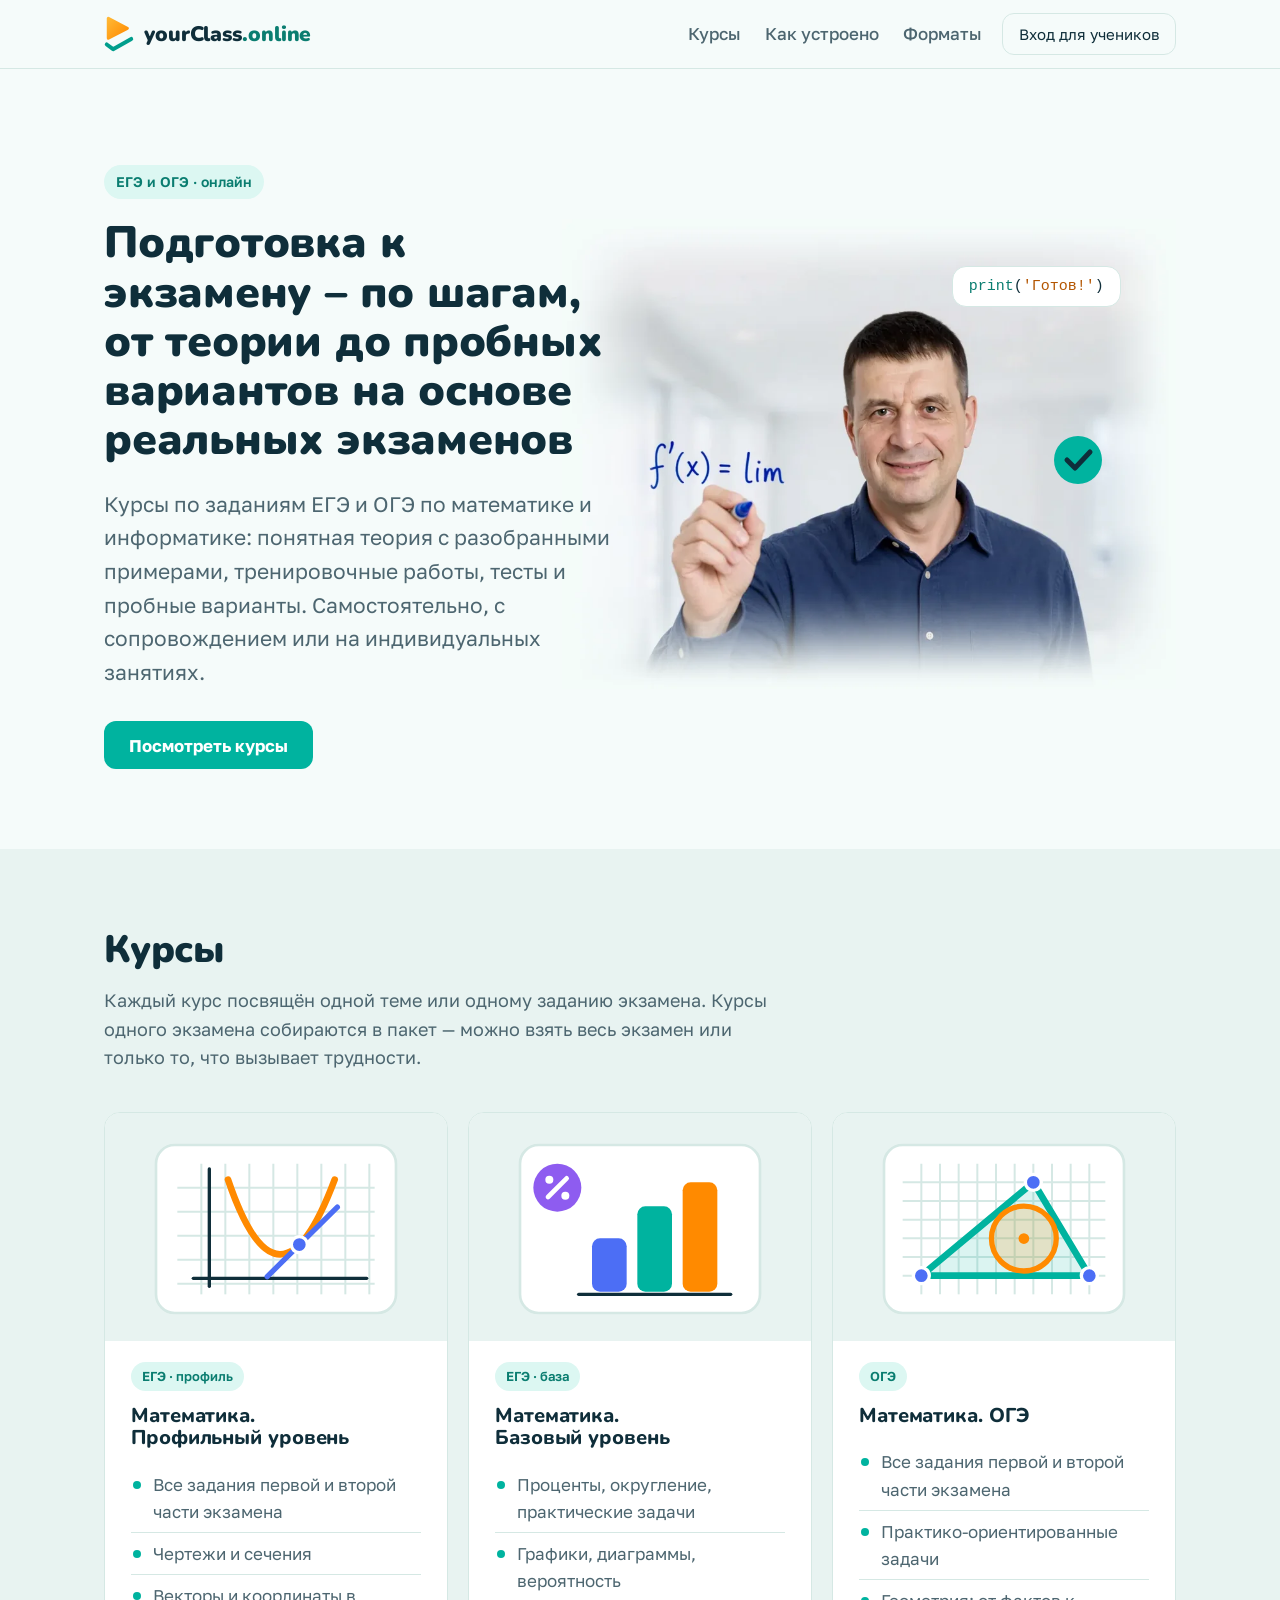
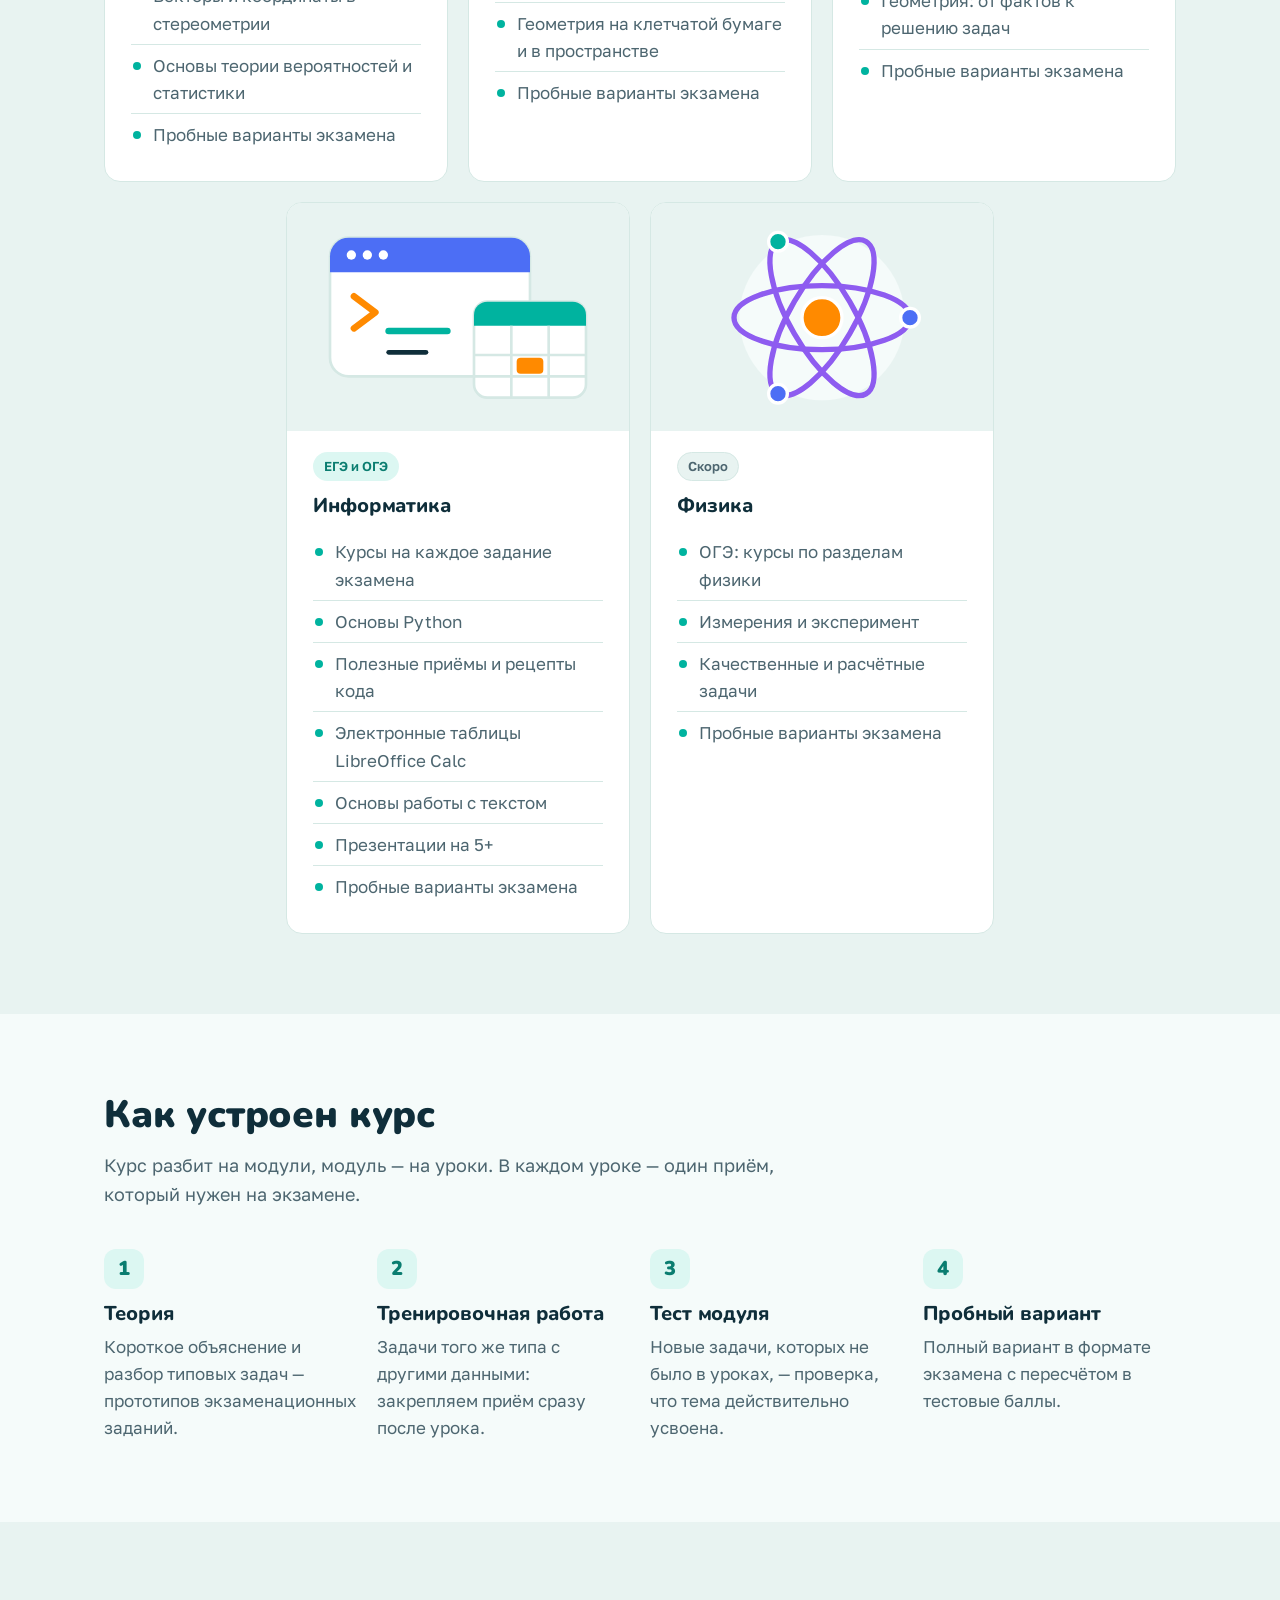
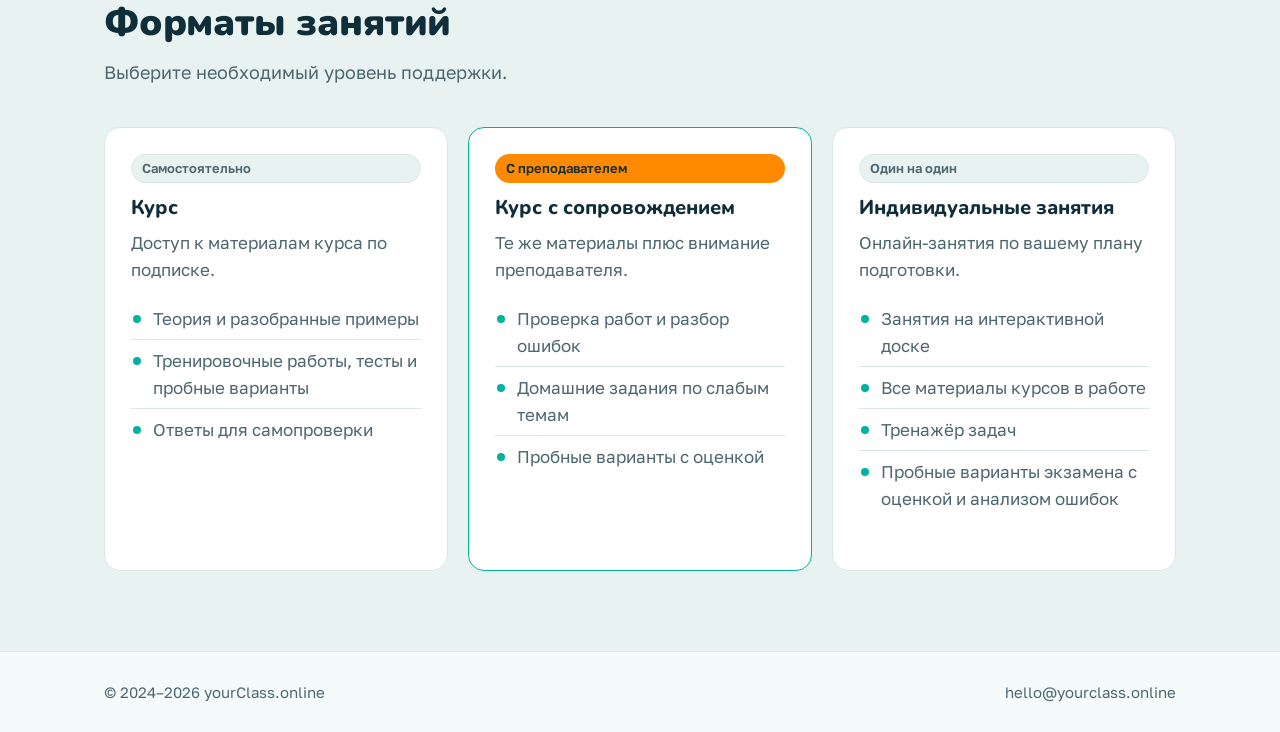
<file: index.html>
<!doctype html>
<html lang="ru">
<head>
<meta charset="utf-8">
<meta name="viewport" content="width=device-width, initial-scale=1">
<title>yourClass.online — подготовка к ЕГЭ и ОГЭ</title>
<meta name="description" content="Онлайн-подготовка к ЕГЭ и ОГЭ по математике и информатике: курсы по заданиям экзамена, тренировочные работы, тесты, пробные варианты и индивидуальные занятия.">
<link rel="canonical" href="https://yourclass.online/">
<meta property="og:type" content="website">
<meta property="og:title" content="yourClass.online — подготовка к ЕГЭ и ОГЭ">
<meta property="og:description" content="Курсы по заданиям экзамена, тренировочные работы, тесты и индивидуальные занятия.">
<meta property="og:url" content="https://yourclass.online/">
<meta property="og:image" content="https://yourclass.online/og-image.png">
<link rel="icon" href="favicon.svg" type="image/svg+xml">
<link rel="apple-touch-icon" href="apple-touch-icon.png">
<meta name="theme-color" content="#f5fbfa">
<meta name="color-scheme" content="light">
<link rel="preconnect" href="https://fonts.googleapis.com">
<link rel="preconnect" href="https://fonts.gstatic.com" crossorigin>
<link href="https://fonts.googleapis.com/css2?family=Golos+Text:wght@400;500;600;700&family=Nunito:wght@800;900&display=swap" rel="stylesheet">
<style>
:root{
  color-scheme:light;
  --bg:#f5fbfa; --bg-alt:#e8f3f1; --surface:#ffffff; --text:#0f2e3a; --muted:#4d6670;
  --line:#d5e8e4; --brand:#00b39f; --brand-strong:#0a7d70; --brand-hover:#009e8c; --brand-soft:#dcf7f2;
  --on-brand:#0f2e3a; --press:#0a7d70; --accent:#ff8a00; --accent-strong:#b35500; --accent-soft:#ffe8cc;
  --logo-a:#ffb733; --logo-b:#ff8a00; --logo-chk:#009e8c;
  --shadow:none;
  --radius:16px; --max:1120px;
  --ill-desk:#e3d5bd; --ill-laptop:#c9d6d4; --ill-laptop-edge:#a9bcb9; --ill-hoodie:#4c6ef5; --ill-hoodie-dark:#2a3fa8;
  --ill-panel:#e8f3f1; --ill-panel-top:#ffffff; --ill-panel-edge:#c4dcd7; --ill-monitor:#d5e8e4; --ill-shine:rgba(255,255,255,.4);
}
:root[data-theme="dark"]{
  --bg:#0e1c21; --bg-alt:#13232a; --surface:#182b33; --text:#e8f3f1; --muted:#9fb4bb;
    --line:#24404a; --brand:#2fd6bf; --brand-strong:#2fd6bf; --brand-hover:#7fe2d3; --brand-soft:#103631;
    --on-brand:#0f2e3a; --press:#0a7d70; --accent:#ffa940; --accent-strong:#ffa940; --accent-soft:#3a2a12;
    --logo-a:#ffa940; --logo-b:#ffa940; --logo-chk:#2fd6bf;
    --shadow:none;
    --ill-desk:#34444a; --ill-laptop:#4f6670; --ill-laptop-edge:#3d525b; --ill-hoodie:#5c7cfa; --ill-hoodie-dark:#4263eb;
    --ill-panel:#1e3540; --ill-panel-top:#284450; --ill-panel-edge:#0b161a; --ill-monitor:#2a4652; --ill-shine:rgba(255,255,255,.06);
}
*{box-sizing:border-box}
html{scroll-behavior:smooth; -webkit-text-size-adjust:100%}
body{margin:0; background:var(--bg); color:var(--text);
  font:400 17px/1.6 "Golos Text",system-ui,-apple-system,"Segoe UI",sans-serif}
img,svg{display:block; max-width:100%}
a{color:inherit}
h1,h2,h3{line-height:1.12; margin:0; font-family:"Nunito","Golos Text",system-ui,sans-serif; font-weight:900; letter-spacing:-.005em; text-wrap:balance}
h1{font-size:clamp(30px,3.9vw,44px)}
h2{font-size:clamp(26px,3.6vw,38px)}
h3{font-size:20px; font-weight:800}
p{margin:0}
.wrap{max-width:var(--max); margin:0 auto; padding:0 24px}
@media (max-width:600px){ .wrap{padding:0 16px} body{font-size:16px} }

/* buttons */
.btn{display:inline-flex; align-items:center; justify-content:center; gap:8px;
  min-height:48px; padding:0 24px; border-radius:12px; border:1.5px solid transparent;
  font:600 16px/1 inherit; font-family:inherit; text-decoration:none; cursor:pointer;
  transition:background .15s,border-color .15s,color .15s}
.btn-primary{background:var(--brand); color:var(--on-brand); font-weight:700}
.btn-primary:hover{background:var(--brand-hover)}
.btn-white{color:#fff}
.btn-ghost{background:transparent; color:var(--text); border-color:var(--line)}
.btn-ghost:hover{border-color:var(--brand); color:var(--brand-strong)}
.btn:focus-visible,a:focus-visible,input:focus-visible,button:focus-visible{outline:3px solid var(--accent); outline-offset:3px}

/* header */
header.top{position:sticky; top:0; z-index:20; background:color-mix(in srgb,var(--bg) 88%,transparent);
  backdrop-filter:saturate(1.4) blur(10px); -webkit-backdrop-filter:saturate(1.4) blur(10px);
  border-bottom:1px solid var(--line)}
.top .wrap{display:flex; align-items:center; gap:20px; height:68px}
.brand{display:flex; align-items:center; gap:10px; text-decoration:none; font:900 21px/1 "Nunito","Golos Text",system-ui,sans-serif; letter-spacing:-.005em}
.logo{width:30px; height:36px; flex:none}
.brand b{color:var(--brand-strong); font-weight:900}
nav.links{display:flex; gap:24px; margin-left:auto}
nav.links a{text-decoration:none; color:var(--muted); font-weight:500}
nav.links a:hover{color:var(--text)}
.top .btn{min-height:42px; padding:0 16px; font-size:15px; border-color:var(--line); gap:0}
.top .btn:hover{border-color:var(--brand)}
@media (max-width:860px){ nav.links{display:none} .top .btn{margin-left:auto} }
@media (max-width:480px){ .top .btn .opt{display:none} .brand{font-size:18px} }

/* hero */
.hero{padding:96px 0 80px; position:relative; overflow:hidden}
.hero .wrap{display:grid; grid-template-columns:1fr 1fr; column-gap:48px; align-items:start}
/* левая колонка раскладывается по строкам сетки: фото занимает строки заголовка и абзаца */
.hero .wrap > div:first-child{display:contents}
.hero .eyebrow,.hero h1,.hero p.lead,.hero .cta{grid-column:1; position:relative; z-index:1}
.hero .eyebrow{justify-self:start}
.hero .cta{margin-top:32px}
.eyebrow{display:inline-block; padding:6px 12px; border-radius:999px; background:var(--brand-soft);
  color:var(--brand-strong); font-weight:600; font-size:14px; margin-bottom:20px}
.hero p.lead{font-size:clamp(18px,2vw,21px); color:var(--muted); margin:22px 0 0; max-width:34em}
.cta{display:flex; flex-wrap:wrap; gap:12px}
.hero-photo{position:relative; margin:0; grid-column:2; grid-row:2 / 4; align-self:stretch}
/* на широком экране высота фото = высоте левой колонки; правый край — по сетке (как у карточек курсов), лишнее уходит под текст */
.ph{position:absolute; top:0; bottom:0; right:0; aspect-ratio:960/735}
.ph img{display:block; width:100%; height:100%}
.chip{position:absolute; background:var(--surface); border:1px solid var(--line); border-radius:14px}
.chip.code{top:10%; right:9%; padding:12px 16px; font:15px/1 Menlo,Consolas,monospace; color:var(--text)}
.chip .kw{color:var(--brand-strong)} .chip .str{color:var(--accent-strong)}
.chip.ok{top:46%; right:12%; width:48px; height:48px; border:0; background:none}
.float{animation:bob 6s ease-in-out infinite}
.f2{animation-delay:-2s}.f3{animation-delay:-4s}
@keyframes bob{0%,100%{transform:translateY(0)}50%{transform:translateY(-8px)}}
@media (prefers-reduced-motion:reduce){.float{animation:none}}
@media (max-width:860px){
  .hero{padding:48px 0 56px}
  .hero .wrap{grid-template-columns:1fr}
  .hero-photo{grid-column:1; grid-row:auto; margin-top:32px; max-width:520px; justify-self:center; width:100%}
  .ph{position:relative; right:auto; top:auto; bottom:auto; width:100%}
  .chip.code{top:3%; right:4%; padding:9px 12px; font-size:13px}
  .chip.ok{right:6%}
}

/* sections */
section{padding:80px 0}
section.alt{background:var(--bg-alt)}
.sec-head{max-width:40em; margin-bottom:40px}
.sec-head p{color:var(--muted); margin-top:14px; font-size:18px}
@media (max-width:600px){ section{padding:56px 0} .sec-head{margin-bottom:28px} }

.grid{display:grid; gap:20px}
.g3{grid-template-columns:repeat(3,1fr)}
.g2{grid-template-columns:repeat(2,1fr)}
@media (max-width:960px){ .g3{grid-template-columns:repeat(2,1fr)} }
@media (max-width:640px){ .g3,.g2{grid-template-columns:1fr} }

.card{background:var(--surface); border:1px solid var(--line); border-radius:var(--radius);
  padding:26px; box-shadow:var(--shadow)}
.card p{color:var(--muted); margin-top:10px}
.card ul{margin:14px 0 0; padding:0; list-style:none; color:var(--muted)}
.card li{padding:7px 0 7px 22px; position:relative; border-top:1px solid var(--line)}
.card li:first-child{border-top:0}
.card li::before{content:""; position:absolute; left:2px; top:17px; width:8px; height:8px; border-radius:50%; background:var(--brand)}
.courses{display:flex; flex-wrap:wrap; justify-content:center; gap:20px}
.courses .card{padding:0 26px 26px; overflow:hidden; flex:0 1 calc((100% - 40px)/3)}
@media (max-width:960px){ .courses .card{flex-basis:calc((100% - 20px)/2)} }
@media (max-width:640px){ .courses .card{flex-basis:100%} }
.art{margin:0 -26px 20px; background:var(--bg-alt); padding:16px 0 12px}
.card-art{display:block; width:100%; max-width:320px; height:auto; margin:0 auto}
.tag{display:inline-block; font-size:13px; font-weight:600; padding:3px 10px; border-radius:999px;
  background:var(--bg-alt); color:var(--muted); border:1px solid var(--line); margin-bottom:14px}
.tag.hot{background:var(--brand-soft); color:var(--brand-strong); border-color:transparent}
.tag.accent{background:var(--accent); color:var(--on-brand); border-color:transparent}

/* steps */
.steps{counter-reset:s; display:grid; grid-template-columns:repeat(4,1fr); gap:20px}
.step{position:relative; padding-top:54px}
.step::before{counter-increment:s; content:counter(s); position:absolute; top:0; left:0;
  width:40px; height:40px; border-radius:12px; display:grid; place-items:center;
  background:var(--brand-soft); color:var(--brand-strong); font:900 20px/1 "Nunito","Golos Text",sans-serif}
.step p{color:var(--muted); margin-top:8px}
@media (max-width:960px){ .steps{grid-template-columns:repeat(2,1fr)} }
@media (max-width:560px){ .steps{grid-template-columns:1fr} }

/* plans */
.plan{display:flex; flex-direction:column}
.plan.featured{border:1.5px solid var(--brand)}
.plan .btn{margin-top:auto}
.plan ul{margin-bottom:24px}


footer{border-top:1px solid var(--line); padding:28px 0; color:var(--muted); font-size:15px}
footer .wrap{display:flex; flex-wrap:wrap; gap:12px 24px; align-items:center; justify-content:space-between}
footer a{text-decoration:none}
footer a:hover{color:var(--text)}

/* login dialog */
dialog{border:0; padding:0; border-radius:20px; background:var(--surface); color:var(--text);
  width:min(420px,calc(100vw - 32px)); box-shadow:0 30px 80px rgba(0,0,0,.35)}
dialog::backdrop{background:rgba(10,12,16,.55); backdrop-filter:blur(3px)}
.dlg{padding:32px 28px 28px; position:relative}
.dlg .logo{margin-bottom:16px}
.dlg h2{font-size:26px}
.dlg .sub{color:var(--muted); margin:8px 0 22px; font-size:15px}
.field{display:block; margin-bottom:14px}
.field span{display:block; font-size:14px; font-weight:500; margin-bottom:6px}
.field input{width:100%; min-height:48px; padding:0 14px; border-radius:12px; border:2px solid var(--line);
  background:var(--bg); color:var(--text); font:inherit; font-size:16px}
.field input:focus{border-color:var(--brand); outline:none}
.dlg .btn{width:100%; margin-top:8px}
.close{position:absolute; top:12px; right:12px; width:40px; height:40px; border-radius:50%;
  border:0; background:transparent; color:var(--muted); font-size:26px; line-height:1; cursor:pointer}
.close:hover{background:var(--bg-alt); color:var(--text)}
.notice{display:none; margin-top:18px; padding:14px 16px; border-radius:12px; background:var(--accent-soft); color:var(--text); font-size:15px}
.notice.show{display:block}
</style>
</head>
<body>
<!--art:defs--><!--/art-->

<header class="top">
  <div class="wrap">
    <a class="brand" href="#" aria-label="yourClass.online — на главную">
      <svg class="logo" viewBox="13 6 76 91" aria-hidden="true"><defs><linearGradient id="logo-g" x1="0" y1="0" x2="1" y2="1"><stop offset="0" style="stop-color:var(--logo-a)"/><stop offset="1" style="stop-color:var(--logo-b)"/></linearGradient></defs><path d="M24 12 L24 62 L72 37 Z" fill="url(#logo-g)" stroke="url(#logo-g)" stroke-width="8" stroke-linejoin="round"/><path d="M20 78 L36 90 L82 64" fill="none" stroke="var(--logo-chk)" stroke-width="10" stroke-linecap="round" stroke-linejoin="round"/></svg>
      <span>yourClass<b>.online</b></span>
    </a>
    <nav class="links" aria-label="Разделы">
      <a href="#courses">Курсы</a>
      <a href="#how">Как устроено</a>
      <a href="#plans">Форматы</a>
    </nav>
    <button class="btn btn-ghost" type="button" data-open-login>Вход<span class="opt">&nbsp;для учеников</span></button>
  </div>
</header>

<main>
  <section class="hero">
    <div class="wrap">
      <div>
        <span class="eyebrow">ЕГЭ и ОГЭ · онлайн</span>
        <h1>Подготовка к экзамену&nbsp;– по&nbsp;шагам, от теории до пробных вариантов на основе реальных экзаменов</h1>
        <p class="lead">Курсы по заданиям ЕГЭ и ОГЭ по математике и информатике: понятная теория с разобранными примерами, тренировочные работы, тесты и пробные варианты. Самостоятельно, с сопровождением или на индивидуальных занятиях.</p>
        <div class="cta">
          <a class="btn btn-primary btn-white" href="#courses">Посмотреть курсы</a>
        </div>
      </div>
      <figure class="hero-photo">
        <div class="ph">
          <img src="teacher.webp?v=2" width="960" height="735" alt="Преподаватель пишет формулу производной" fetchpriority="high">
          <div class="chip code float f2"><span class="kw">print</span>(<span class="str">'Готов!'</span>)</div>
          <div class="chip ok float f3" aria-hidden="true"><svg viewBox="0 0 48 48"><circle cx="24" cy="24" r="24" fill="var(--brand)"/><path d="M13 24l8 8 15-16" fill="none" stroke="var(--on-brand)" stroke-width="5" stroke-linecap="round" stroke-linejoin="round"/></svg></div>
          </div>
      </figure>
    </div>
  </section>

  <section id="courses" class="alt">
    <div class="wrap">
      <div class="sec-head">
        <h2>Курсы</h2>
        <p>Каждый курс посвящён одной теме или одному заданию экзамена. Курсы одного экзамена собираются в пакет — можно взять весь экзамен или только то, что вызывает трудности.</p>
      </div>
      <div class="courses">
        <article class="card">
          <div class="art"><!--art:prof--><svg class="card-art" viewBox="0 0 240 150" role="img" aria-label="График функции и касательная"><rect x="30" y="12" width="180" height="126" rx="14" fill="var(--surface)" stroke="var(--line)" stroke-width="2"/><g stroke="var(--line)" stroke-width="1.5"><path d="M64 26V124"/><path d="M82 26V124"/><path d="M100 26V124"/><path d="M118 26V124"/><path d="M136 26V124"/><path d="M154 26V124"/><path d="M172 26V124"/><path d="M190 26V124"/><path d="M46 44H194"/><path d="M46 62H194"/><path d="M46 80H194"/><path d="M46 98H194"/><path d="M46 116H194"/></g><path d="M58 112H188" fill="none" stroke="var(--text)" stroke-width="2.5" stroke-linecap="round" stroke-linejoin="round"/><path d="M70 118V30" fill="none" stroke="var(--text)" stroke-width="2.5" stroke-linecap="round" stroke-linejoin="round"/><path d="M84 38Q122 150 164 38" fill="none" stroke="#ff8a00" stroke-width="5" stroke-linecap="round" stroke-linejoin="round"/><path d="M113.4 110.7L166.0 58.6" fill="none" stroke="#4c6ef5" stroke-width="4" stroke-linecap="round" stroke-linejoin="round"/><circle cx="137.5" cy="86.7" r="6" fill="#4c6ef5" stroke="var(--surface)" stroke-width="2.5"/></svg><!--/art--></div>
          <span class="tag hot">ЕГЭ · профиль</span>
          <h3>Математика. Профильный уровень</h3>
          <ul>
            <li>Все задания первой и второй части экзамена</li>
            <li>Чертежи и сечения</li>
            <li>Векторы и координаты в стереометрии</li>
            <li>Основы теории вероятностей и статистики</li>
            <li>Пробные варианты экзамена</li>
          </ul>
        </article>
        <article class="card">
          <div class="art"><!--art:base--><svg class="card-art" viewBox="0 0 240 150" role="img" aria-label="Диаграмма и знак процента"><rect x="30" y="12" width="180" height="126" rx="14" fill="var(--surface)" stroke="var(--line)" stroke-width="2"/><rect x="84" y="82" width="26" height="40" rx="6" fill="#4c6ef5"/><rect x="118" y="58" width="26" height="64" rx="6" fill="#00b39f"/><rect x="152" y="40" width="26" height="82" rx="6" fill="#ff8a00"/><path d="M74 124H188" fill="none" stroke="var(--text)" stroke-width="2.5" stroke-linecap="round" stroke-linejoin="round"/><circle cx="58" cy="44" r="18" fill="#8e5cf0"/><path d="M65 37L51 51" fill="none" stroke="#fff" stroke-width="3.5" stroke-linecap="round" stroke-linejoin="round"/><circle cx="52" cy="38" r="3" fill="#fff"/><circle cx="64" cy="50" r="3" fill="#fff"/></svg><!--/art--></div>
          <span class="tag hot">ЕГЭ · база</span>
          <h3>Математика. Базовый уровень</h3>
          <ul>
            <li>Проценты, округление, практические задачи</li>
            <li>Графики, диаграммы, вероятность</li>
            <li>Геометрия на клетчатой бумаге и в пространстве</li>
            <li>Пробные варианты экзамена</li>
          </ul>
        </article>
        <article class="card">
          <div class="art"><!--art:oge--><svg class="card-art" viewBox="0 0 240 150" role="img" aria-label="Треугольник со вписанной окружностью на клетчатой бумаге"><rect x="30" y="12" width="180" height="126" rx="14" fill="var(--surface)" stroke="var(--line)" stroke-width="2"/><g stroke="var(--line)" stroke-width="1.5"><path d="M58 26V124"/><path d="M72 26V124"/><path d="M86 26V124"/><path d="M100 26V124"/><path d="M114 26V124"/><path d="M128 26V124"/><path d="M142 26V124"/><path d="M156 26V124"/><path d="M170 26V124"/><path d="M184 26V124"/><path d="M44 40H196"/><path d="M44 54H196"/><path d="M44 68H196"/><path d="M44 82H196"/><path d="M44 96H196"/><path d="M44 110H196"/></g><path d="M58 110L184 110L142 40Z" fill="#00b39f" fill-opacity=".14" stroke="#00b39f" stroke-width="5" stroke-linejoin="round"/><circle cx="134.9" cy="82.2" r="24.3" fill="#ff8a00" fill-opacity=".18" stroke="#ff8a00" stroke-width="4"/><circle cx="134.9" cy="82.2" r="4" fill="#ff8a00"/><circle cx="58" cy="110" r="6" fill="#4c6ef5" stroke="var(--surface)" stroke-width="2.5"/><circle cx="184" cy="110" r="6" fill="#4c6ef5" stroke="var(--surface)" stroke-width="2.5"/><circle cx="142" cy="40" r="6" fill="#4c6ef5" stroke="var(--surface)" stroke-width="2.5"/></svg><!--/art--></div>
          <span class="tag hot">ОГЭ</span>
          <h3>Математика. ОГЭ</h3>
          <ul>
            <li>Все задания первой и второй части экзамена</li>
            <li>Практико-ориентированные задачи</li>
            <li>Геометрия: от фактов к решению задач</li>
            <li>Пробные варианты экзамена</li>
          </ul>
        </article>
        <article class="card">
          <div class="art"><!--art:inf--><svg class="card-art" viewBox="0 0 240 150" role="img" aria-label="Окно терминала и электронная таблица"><rect x="24" y="14" width="150" height="104" rx="14" fill="var(--surface)" stroke="var(--line)" stroke-width="2"/><path d="M24 40H174V28a14 14 0 0 0 -14 -14H38a14 14 0 0 0 -14 14Z" fill="#4c6ef5"/><circle cx="40" cy="27" r="3.5" fill="#fff"/><circle cx="52" cy="27" r="3.5" fill="#fff"/><circle cx="64" cy="27" r="3.5" fill="#fff"/><path d="M42 58L58 70L42 82" fill="none" stroke="#ff8a00" stroke-width="5" stroke-linecap="round" stroke-linejoin="round"/><path d="M68 84H112" fill="none" stroke="#00b39f" stroke-width="5" stroke-linecap="round" stroke-linejoin="round"/><path d="M68 100H96" fill="none" stroke="var(--text)" stroke-width="3.5" stroke-linecap="round" stroke-linejoin="round"/><rect x="132" y="62" width="84" height="72" rx="10" fill="var(--surface)" stroke="var(--line)" stroke-width="2"/><path d="M132 72a10 10 0 0 1 10 -10H206a10 10 0 0 1 10 10V80H132Z" fill="#00b39f"/><g stroke="var(--line)" stroke-width="2"><path d="M160 80V134M188 80V134M132 102H216M132 118H216"/></g><rect x="164" y="104" width="20" height="12" rx="3" fill="#ff8a00"/></svg><!--/art--></div>
          <span class="tag hot">ЕГЭ и ОГЭ</span>
          <h3>Информатика</h3>
          <ul>
            <li>Курсы на каждое задание экзамена</li>
            <li>Основы Python</li>
            <li>Полезные приёмы и рецепты кода</li>
            <li>Электронные таблицы LibreOffice Calc</li>
            <li>Основы работы с текстом</li>
            <li>Презентации на 5+</li>
            <li>Пробные варианты экзамена</li>
          </ul>
        </article>
        <article class="card">
          <div class="art"><!--art:phys--><svg class="card-art" viewBox="0 0 240 150" role="img" aria-label="Модель атома"><circle cx="120" cy="74" r="62" fill="var(--bg)"/><ellipse cx="120" cy="74" rx="66" ry="24" fill="none" stroke="#8e5cf0" stroke-width="4" transform="rotate(0 120 74)"/><ellipse cx="120" cy="74" rx="66" ry="24" fill="none" stroke="#8e5cf0" stroke-width="4" transform="rotate(60 120 74)"/><ellipse cx="120" cy="74" rx="66" ry="24" fill="none" stroke="#8e5cf0" stroke-width="4" transform="rotate(120 120 74)"/><circle cx="120" cy="74" r="15" fill="#ff8a00" stroke="var(--surface)" stroke-width="2.5"/><circle cx="186" cy="74" r="7" fill="#4c6ef5" stroke="var(--surface)" stroke-width="2.5"/><circle cx="87" cy="131" r="7" fill="#4c6ef5" stroke="var(--surface)" stroke-width="2.5"/><circle cx="87" cy="17" r="7" fill="#00b39f" stroke="var(--surface)" stroke-width="2.5"/></svg><!--/art--></div>
          <span class="tag">Скоро</span>
          <h3>Физика</h3>
          <ul>
            <li>ОГЭ: курсы по разделам физики</li>
            <li>Измерения и эксперимент</li>
            <li>Качественные и расчётные задачи</li>
            <li>Пробные варианты экзамена</li>
          </ul>
        </article>
      </div>
    </div>
  </section>

  <section id="how">
    <div class="wrap">
      <div class="sec-head">
        <h2>Как устроен курс</h2>
        <p>Курс разбит на модули, модуль — на уроки. В каждом уроке — один приём, который нужен на экзамене.</p>
      </div>
      <div class="steps">
        <div class="step">
          <h3>Теория</h3>
          <p>Короткое объяснение и разбор типовых задач — прототипов экзаменационных заданий.</p>
        </div>
        <div class="step">
          <h3>Тренировочная работа</h3>
          <p>Задачи того же типа с другими данными: закрепляем приём сразу после урока.</p>
        </div>
        <div class="step">
          <h3>Тест модуля</h3>
          <p>Новые задачи, которых не было в уроках, — проверка, что тема действительно усвоена.</p>
        </div>
        <div class="step">
          <h3>Пробный вариант</h3>
          <p>Полный вариант в формате экзамена с пересчётом в тестовые баллы.</p>
        </div>
      </div>
    </div>
  </section>

  <section id="plans" class="alt">
    <div class="wrap">
      <div class="sec-head">
        <h2>Форматы занятий</h2>
        <p>Выберите необходимый уровень поддержки.</p>
      </div>
      <div class="grid g3">
        <article class="card plan">
          <span class="tag">Самостоятельно</span>
          <h3>Курс</h3>
          <p>Доступ к материалам курса по подписке.</p>
          <ul>
            <li>Теория и разобранные примеры</li>
            <li>Тренировочные работы, тесты и пробные варианты</li>
            <li>Ответы для самопроверки</li>
          </ul>
        </article>
        <article class="card plan featured">
          <span class="tag accent">С преподавателем</span>
          <h3>Курс с сопровождением</h3>
          <p>Те же материалы плюс внимание преподавателя.</p>
          <ul>
            <li>Проверка работ и разбор ошибок</li>
            <li>Домашние задания по слабым темам</li>
            <li>Пробные варианты с оценкой</li>
          </ul>
        </article>
        <article class="card plan">
          <span class="tag">Один на один</span>
          <h3>Индивидуальные занятия</h3>
          <p>Онлайн-занятия по вашему плану подготовки.</p>
          <ul>
            <li>Занятия на интерактивной доске</li>
            <li>Все материалы курсов в работе</li>
            <li>Тренажёр задач</li>
            <li>Пробные варианты экзамена с оценкой и анализом ошибок</li>
          </ul>
        </article>
      </div>
    </div>
  </section>

</main>

<footer>
  <div class="wrap">
    <span>© 2024–<span id="y">2026</span> yourClass.online</span>
    <a href="#" data-mail>hello [at] yourclass.online</a>
  </div>
</footer>

<dialog id="login" aria-labelledby="login-title">
  <div class="dlg">
    <button class="close" type="button" aria-label="Закрыть" data-close-login>&times;</button>
    <svg class="logo" viewBox="13 6 76 91" aria-hidden="true"><path d="M24 12 L24 62 L72 37 Z" fill="url(#logo-g)" stroke="url(#logo-g)" stroke-width="8" stroke-linejoin="round"/><path d="M20 78 L36 90 L82 64" fill="none" stroke="var(--logo-chk)" stroke-width="10" stroke-linecap="round" stroke-linejoin="round"/></svg>
    <h2 id="login-title">Вход для учеников</h2>
    <p class="sub">Личный кабинет с курсами, работами и результатами.</p>
    <form id="login-form" autocomplete="off" novalidate>
      <label class="field"><span>ID ученика</span><input name="u" type="text" autocomplete="off" autocapitalize="off" spellcheck="false"></label>
      <label class="field"><span>Пароль</span><input name="p" type="password" autocomplete="off"></label>
      <button class="btn btn-primary btn-white" type="submit">Войти</button>
    </form>
    <div class="notice" id="login-notice" role="status">Неверный идентификатор или пароль. Введите данные, полученные от преподавателя.</div>
  </div>
</dialog>

<script>
(function(){
  // Адрес собирается в браузере: целиком в коде страницы его нет (защита от сборщиков адресов).
  var m=['hello','yourclass','online'], addr=m[0]+'\u0040'+m[1]+'.'+m[2];
  document.querySelectorAll('[data-mail]').forEach(function(a){
    var subj=a.getAttribute('data-subject');
    a.href='mai'+'lto:'+addr+(subj?'?subject='+encodeURIComponent(subj):'');
    if(!a.hasAttribute('data-keep-text')) a.textContent=addr;
  });
  var y=document.getElementById('y'); if(y) y.textContent=new Date().getFullYear();
  var dlg=document.getElementById('login'), form=document.getElementById('login-form'),
      note=document.getElementById('login-notice');
  function open(){ note.classList.remove('show'); form.reset();
    if(dlg.showModal) dlg.showModal(); else dlg.setAttribute('open','');
    var f=form.querySelector('input'); if(f) f.focus(); }
  function close(){ form.reset(); if(dlg.close) dlg.close(); else dlg.removeAttribute('open'); }
  document.querySelectorAll('[data-open-login]').forEach(function(b){ b.addEventListener('click',open); });
  document.querySelectorAll('[data-close-login]').forEach(function(b){ b.addEventListener('click',close); });
  dlg.addEventListener('click',function(e){ if(e.target===dlg) close(); });
  // Введённые данные никуда не отправляются и не сохраняются: форма просто очищается.
  form.addEventListener('submit',function(e){ e.preventDefault(); form.reset(); note.classList.add('show'); });
})();
</script>
</body>
</html>
</file>
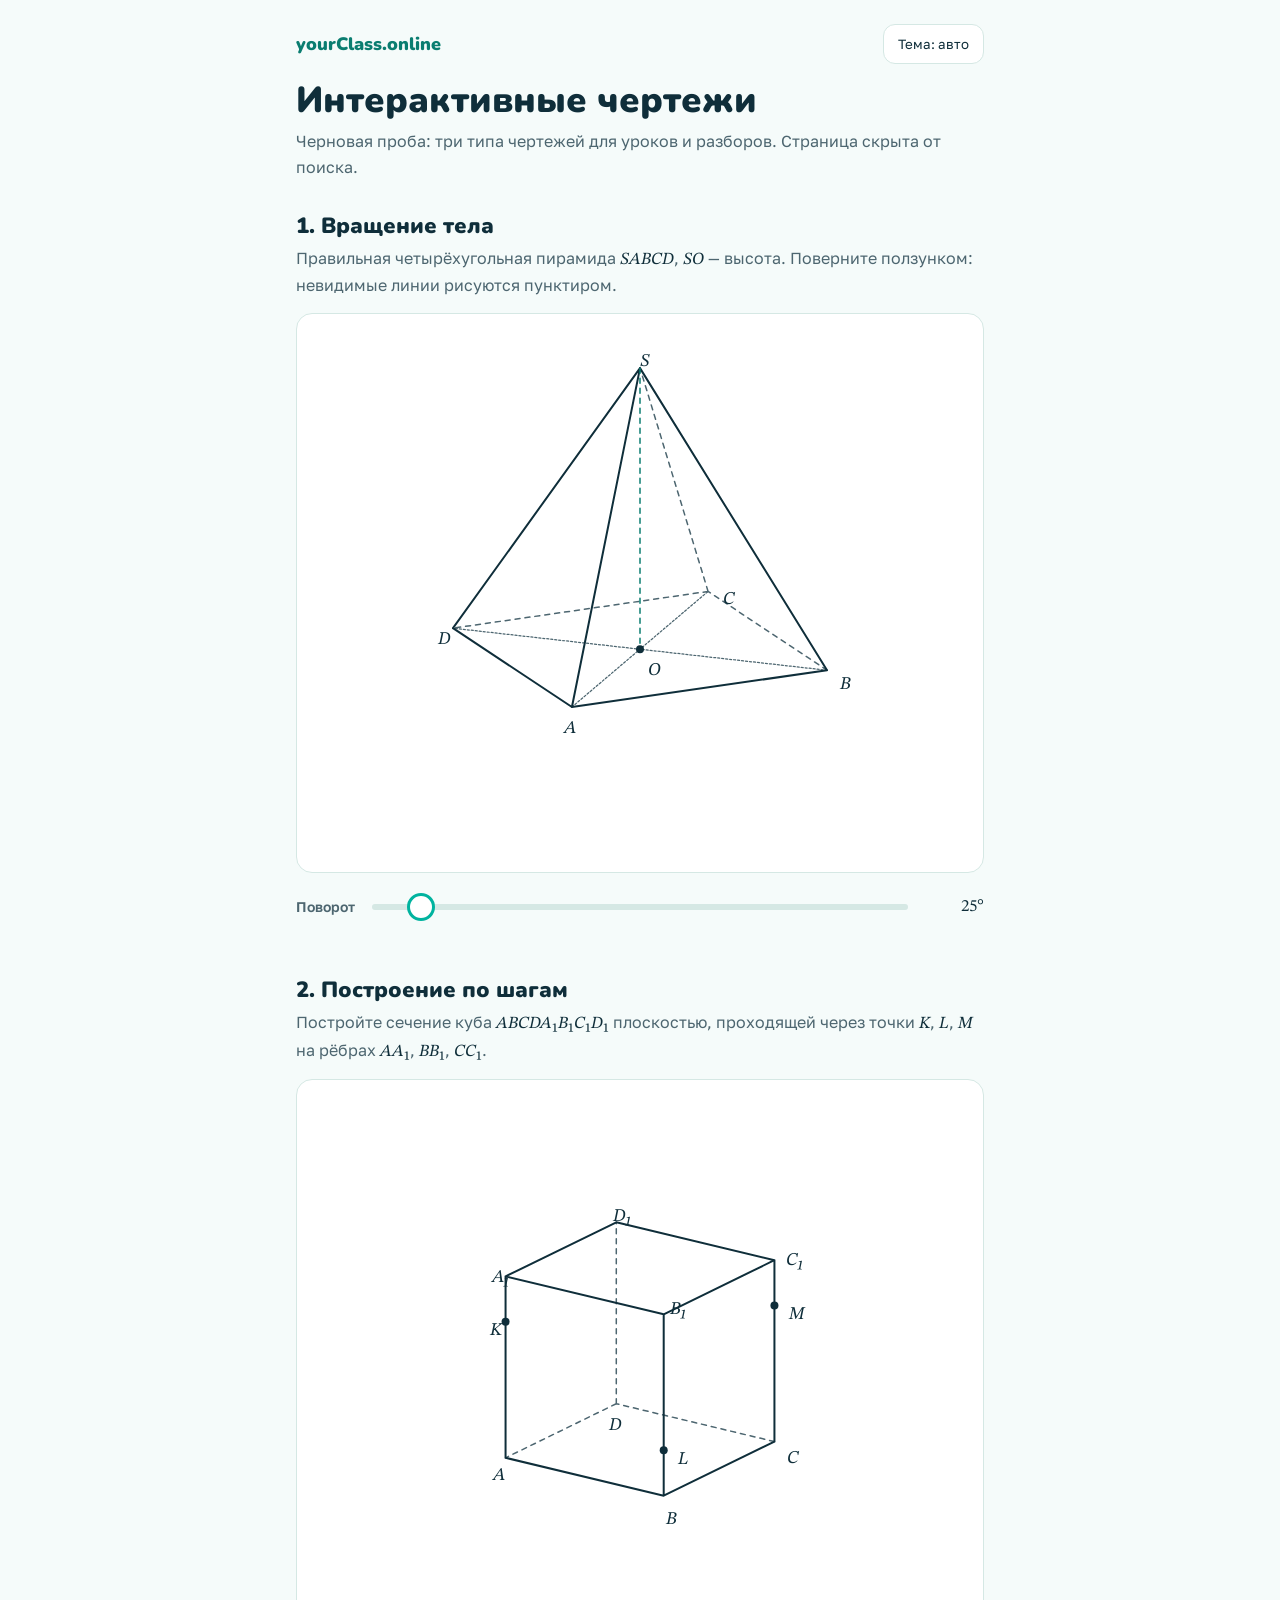
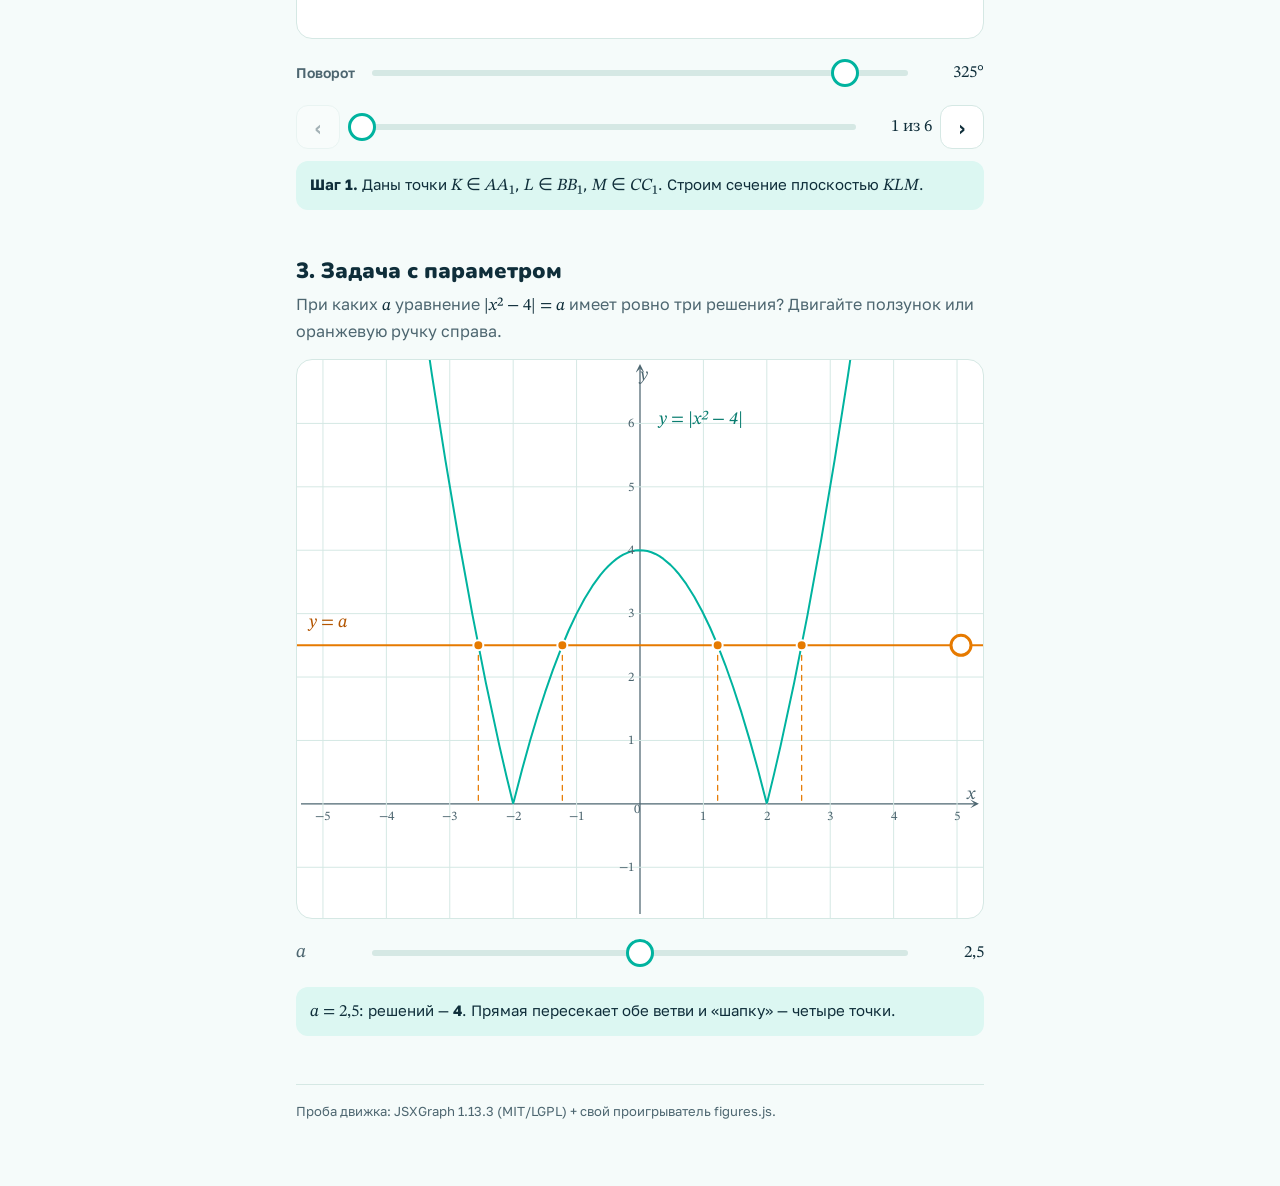
<file: demo/cherteji.html>
<!doctype html>
<html lang="ru">
<head>
<meta charset="utf-8">
<meta name="viewport" content="width=device-width, initial-scale=1">
<meta name="robots" content="noindex, nofollow">
<title>Интерактивные чертежи — проба</title>
<link rel="icon" href="../favicon.svg" type="image/svg+xml">
<meta name="color-scheme" content="light dark">
<link rel="preconnect" href="https://fonts.googleapis.com">
<link rel="preconnect" href="https://fonts.gstatic.com" crossorigin>
<link href="https://fonts.googleapis.com/css2?family=Golos+Text:wght@400;600;700&family=Nunito:wght@900&family=STIX+Two+Text:ital,wght@0,400;1,400&display=swap" rel="stylesheet">
<link rel="stylesheet" href="vendor/jsxgraph-1.13.3/jsxgraph.css">
<link rel="stylesheet" href="figures.css">
<style>
:root{ --bg:#f5fbfa; --text:#0f2e3a; --muted:#4d6670; --line:#d5e8e4; --surface:#ffffff; --brand:#0a7d70 }
@media (prefers-color-scheme: dark){ :root:not([data-theme="light"]){ --bg:#0e1c21; --text:#e8f3f1; --muted:#9fb4bb; --line:#24404a; --surface:#182b33; --brand:#2fd6bf } }
:root[data-theme="dark"]{ --bg:#0e1c21; --text:#e8f3f1; --muted:#9fb4bb; --line:#24404a; --surface:#182b33; --brand:#2fd6bf }
*{box-sizing:border-box}
body{margin:0; background:var(--bg); color:var(--text); font:400 16px/1.6 "Golos Text",system-ui,-apple-system,sans-serif; -webkit-text-size-adjust:100%}
.wrap{max-width:720px; margin:0 auto; padding:24px 16px 64px}
header{display:flex; align-items:center; justify-content:space-between; gap:12px; margin-bottom:8px}
.brand{font:900 18px/1 Nunito,"Golos Text",sans-serif; color:var(--brand); text-decoration:none}
.theme{min-height:40px; padding:0 14px; border-radius:12px; border:1.5px solid var(--line); background:var(--surface); color:var(--text); font:600 14px/1 inherit; font-family:inherit; cursor:pointer}
h1{font:900 clamp(26px,6vw,36px)/1.15 Nunito,"Golos Text",sans-serif; margin:16px 0 8px}
h2{font:900 22px/1.25 Nunito,"Golos Text",sans-serif; margin:0 0 6px}
.lead{color:var(--muted); margin:0 0 32px}
section{margin:0 0 48px}
.task{margin:0 0 14px; color:var(--muted)}
.task .m{font-family:"STIX Two Text",serif; font-size:17px; color:var(--text); white-space:nowrap}
.task .m i{font-style:italic}
footer{color:var(--muted); font-size:13px; border-top:1px solid var(--line); padding-top:16px}
</style>
</head>
<body>
<div class="wrap">
  <header>
    <a class="brand" href="../">yourClass.online</a>
    <button class="theme" id="theme" type="button">Тема: авто</button>
  </header>
  <h1>Интерактивные чертежи</h1>
  <p class="lead">Черновая проба: три типа чертежей для уроков и разборов. Страница скрыта от поиска.</p>

  <section>
    <h2>1. Вращение тела</h2>
    <p class="task">Правильная четырёхугольная пирамида <span class="m"><i>SABCD</i></span>, <span class="m"><i>SO</i></span> — высота. Поверните ползунком: невидимые линии рисуются пунктиром.</p>
    <figure id="fig-pyramid"></figure>
  </section>

  <section>
    <h2>2. Построение по шагам</h2>
    <p class="task">Постройте сечение куба <span class="m"><i>ABCDA</i>₁<i>B</i>₁<i>C</i>₁<i>D</i>₁</span> плоскостью, проходящей через точки <span class="m"><i>K</i></span>, <span class="m"><i>L</i></span>, <span class="m"><i>M</i></span> на рёбрах <span class="m"><i>AA</i>₁</span>, <span class="m"><i>BB</i>₁</span>, <span class="m"><i>CC</i>₁</span>.</p>
    <figure id="fig-section"></figure>
  </section>

  <section>
    <h2>3. Задача с параметром</h2>
    <p class="task">При каких <span class="m"><i>a</i></span> уравнение <span class="m">|<i>x</i>² − 4| = <i>a</i></span> имеет ровно три решения? Двигайте ползунок или оранжевую ручку справа.</p>
    <figure id="fig-param"></figure>
  </section>

  <footer>Проба движка: JSXGraph 1.13.3 (MIT/LGPL) + свой проигрыватель figures.js.</footer>
</div>

<script src="vendor/jsxgraph-1.13.3/jsxgraphcore.js"></script>
<script src="figures.js"></script>
<script>
// Переключатель темы: авто → светлая → тёмная
(function () {
  var modes = ['auto', 'light', 'dark'], names = { auto: 'авто', light: 'светлая', dark: 'тёмная' };
  var btn = document.getElementById('theme'), mode = 'auto';
  try { mode = localStorage.getItem('ycf-theme') || 'auto'; } catch (e) {}
  function apply() {
    if (mode === 'auto') document.documentElement.removeAttribute('data-theme');
    else document.documentElement.setAttribute('data-theme', mode);
    btn.textContent = 'Тема: ' + names[mode];
  }
  btn.addEventListener('click', function () {
    mode = modes[(modes.indexOf(mode) + 1) % 3];
    try { localStorage.setItem('ycf-theme', mode); } catch (e) {}
    apply();
  });
  apply();
})();

// ---- Описания чертежей (JSON-совместимые) ----

var pyramid = {
  type: 'solid',
  vertices: { A: [-2, -2, 0], B: [2, -2, 0], C: [2, 2, 0], D: [-2, 2, 0], S: [0, 0, 4.2] },
  faces: [['A', 'B', 'C', 'D'], ['S', 'A', 'B'], ['S', 'B', 'C'], ['S', 'C', 'D'], ['S', 'D', 'A']],
  points: { O: { mid: ['A', 'C'], label: [0.7, -1] } },
  view: { azimuth: 25, elevation: 18 },
  show: [{ aux: ['A', 'C'] }, { aux: ['B', 'D'] }, { seg: ['S', 'O'] }, { point: 'O' }]
};

var cube = {
  type: 'solid',
  vertices: {
    A: [0, 0, 0], B: [4, 0, 0], C: [4, 4, 0], D: [0, 4, 0],
    A1: [0, 0, 4], B1: [4, 0, 4], C1: [4, 4, 4], D1: [0, 4, 4]
  },
  faces: [['A', 'B', 'C', 'D'], ['A1', 'B1', 'C1', 'D1'], ['A', 'B', 'B1', 'A1'],
          ['B', 'C', 'C1', 'B1'], ['C', 'D', 'D1', 'C1'], ['D', 'A', 'A1', 'D1']],
  points: {
    K: { on: ['A', 'A1', 0.75] }, L: { on: ['B', 'B1', 0.25] }, M: { on: ['C', 'C1', 0.75] },
    X: { meet: [['K', 'L'], ['A1', 'B1']] }, Y: { meet: [['L', 'M'], ['B1', 'C1']] },
    P: { meet: [['X', 'Y'], ['A1', 'D1']] }, Q: { meet: [['X', 'Y'], ['C1', 'D1']] }
  },
  view: { azimuth: 325, elevation: 20 },
  steps: [
    { caption: 'Даны точки <span class="m"><i>K</i> ∈ <i>AA</i>₁</span>, <span class="m"><i>L</i> ∈ <i>BB</i>₁</span>, <span class="m"><i>M</i> ∈ <i>CC</i>₁</span>. Строим сечение плоскостью <span class="m"><i>KLM</i></span>.',
      items: [{ point: 'K' }, { point: 'L' }, { point: 'M' }] },
    { caption: '<span class="m"><i>K</i></span> и <span class="m"><i>L</i></span> лежат в одной грани <span class="m"><i>ABB</i>₁<i>A</i>₁</span> — соединяем. Так же <span class="m"><i>L</i></span> и <span class="m"><i>M</i></span> в грани <span class="m"><i>BCC</i>₁<i>B</i>₁</span>.',
      items: [{ seg: ['K', 'L'] }, { seg: ['L', 'M'] }] },
    { caption: 'Продлим <span class="m"><i>KL</i></span> до пересечения с прямой <span class="m"><i>A</i>₁<i>B</i>₁</span> (обе в плоскости <span class="m"><i>ABB</i>₁</span>): получаем точку <span class="m"><i>X</i></span>.',
      items: [{ aux: ['K', 'X'] }, { aux: ['A1', 'X'] }, { point: 'X' }] },
    { caption: 'Продлим <span class="m"><i>LM</i></span> до пересечения с прямой <span class="m"><i>B</i>₁<i>C</i>₁</span>: точка <span class="m"><i>Y</i></span>.',
      items: [{ aux: ['M', 'Y'] }, { aux: ['C1', 'Y'] }, { point: 'Y' }] },
    { caption: '<span class="m"><i>X</i></span> и <span class="m"><i>Y</i></span> лежат и в секущей плоскости, и в плоскости верхней грани, значит <span class="m"><i>XY</i></span> — их общая прямая. Она пересекает <span class="m"><i>A</i>₁<i>D</i>₁</span> в точке <span class="m"><i>P</i></span>, а <span class="m"><i>D</i>₁<i>C</i>₁</span> — в точке <span class="m"><i>Q</i></span>.',
      items: [{ aux: ['X', 'Y'] }, { point: 'P' }, { point: 'Q' }] },
    { caption: 'Соединяем точки, лежащие в одной грани: <span class="m"><i>KP</i></span>, <span class="m"><i>PQ</i></span>, <span class="m"><i>QM</i></span>. Сечение — пятиугольник <span class="m"><i>KLMQP</i></span>.',
      items: [{ seg: ['K', 'P'] }, { seg: ['P', 'Q'] }, { seg: ['Q', 'M'] }, { poly: ['K', 'L', 'M', 'Q', 'P'] }] }
  ]
};

var param = {
  type: 'plot',
  bbox: [-4.4, 7, 4.4, -1.8],
  curves: [{ fn: 'abs(x^2 - 4)', label: '<i>y</i> = |<i>x</i>² − 4|', at: [0.3, 6.2] }],
  param: { name: 'a', min: -1, max: 6, step: 0.1, value: 2.5, lineLabel: '<i>y</i> = <i>a</i>' },
  target: 3,
  notes: [
    { when: '<0', text: 'Левая часть неотрицательна — решений нет.' },
    { when: '=0', text: 'Прямая касается графика в точках <span class="m"><i>x</i> = ±2</span>.' },
    { when: '0..4', text: 'Прямая пересекает обе ветви и «шапку» — четыре точки.' },
    { when: '=4', text: 'Прямая проходит через вершину «шапки» (0; 4) — ровно три решения. <b>Ответ:</b> <span class="m"><i>a</i> = 4</span>.' },
    { when: '>4', text: 'Прямая выше «шапки» — две точки.' }
  ]
};

YCFig.mount(document.getElementById('fig-pyramid'), pyramid);
YCFig.mount(document.getElementById('fig-section'), cube);
YCFig.mount(document.getElementById('fig-param'), param);
</script>
</body>
</html>
</file>
<file: demo/vendor/jsxgraph-1.13.3/jsxgraph.css>
/*
    JSXGraph 1.13.3

    Copyright 2008-2026
        Matthias Ehmann,
        Michael Gerhaeuser,
        Carsten Miller,
        Bianca Valentin,
        Andreas Walter,
        Alfred Wassermann,
        Peter Wilfahrt

    This file is part of JSXGraph.

    JSXGraph is free software dual licensed under the GNU LGPL or MIT License.

    You can redistribute it and/or modify it under the terms of the

      * GNU Lesser General Public License as published by
        the Free Software Foundation, either version 3 of the License, or
        (at your option) any later version
      OR
      * MIT License: https://github.com/jsxgraph/jsxgraph/blob/master/LICENSE.MIT

    JSXGraph is distributed in the hope that it will be useful,
    but WITHOUT ANY WARRANTY; without even the implied warranty of
    MERCHANTABILITY or FITNESS FOR A PARTICULAR PURPOSE.  See the
    GNU Lesser General Public License for more details.

    You should have received a copy of the GNU Lesser General Public License and
    the MIT License along with JSXGraph. If not, see <https://www.gnu.org/licenses/>
    and <https://opensource.org/licenses/MIT/>.
 */

.jxgbox {
    /* for IE 7 */
    position: relative;
    overflow: hidden;
    background-color: #fff;
    border-style: solid;
    border-width: 1px;
    border-color: #356aa0;
    border-radius: 10px;
    -webkit-border-radius: 10px;
    margin: 0;
    -ms-touch-action: none;
    /* "touch-action: none;" is set with JavaScript. */
}

.jxgbox svg text {
    cursor: default;
    -webkit-user-select: none;
    -moz-user-select: none;
    -ms-user-select: none;
    user-select: none;
}

.JXGtext {
    font-family: Courier, monospace;
    /*
     * The default font family is now set in
     * JXG.Options.text.cssdefaultstyle = 'font-family: Arial, Helvetica, Geneva, sans-serif;'
     */

    /* "background-color: transparent;" may produce artefacts in IE. Solution: setting a color explicitly. */
    background-color: transparent;
    padding: 0;
    margin: 0;
}

.JXGinfobox {
    border-style: none;
    border-width: 0;
    border-color: black;
}

/* CSS attributes will (permantely) overwrite attributes set in JSXGraph */
.JXGimage {
    /* opacity: 1.0; */
}

.JXGimageHighlight {
    /* opacity: 0.6; */
}

.jxgbox :focus {
    outline-width: 0.5px;
    outline-style: dotted;
}

/* CSS rules for the navigation bar */

.JXG_navigation {
    position: absolute;
    right: 5px;
    bottom: 5px;

    z-index: 100;

    background-color: transparent;
    padding: 2px;
    font-size: 14px;
    cursor: pointer;
}

.JXG_navigation_button {
    color: #666;
}

.JXG_navigation_button_left {
}

.JXG_navigation_button_right {
}

.JXG_navigation_button_up {
}

.JXG_navigation_button_down {
}

.JXG_navigation_button_out {
}

.JXG_navigation_button_100 {
}

.JXG_navigation_button_in {
}

.JXG_navigation_button_fullscreen {
}

.JXG_navigation_button_reload {
}

.JXG_navigation_button_cleartraces {
}

.JXG_navigation_button_screenshot {
}

.JXG_navigation_button:hover {
    border-radius: 2px;
    background: rgba(184, 184, 184, 0.5);
}

.JXG_navigation_button svg {
    top: 0.2em;
    position: relative;
    padding: 0;
}

/* CSS rules for the wrapping div in fullscreen mode */

.JXG_wrap_private:-moz-full-screen {
    background-color: #ccc;
    padding: 0;
    width: 100%;
    height: 100%;
}

.JXG_wrap_private:-webkit-full-screen {
    background-color: #ccc;
    padding: 0;
    width: 100%;
    height: 100%;
}

.JXG_wrap_private:fullscreen {
    background-color: #ccc;
    padding: 0;
    width: 100%;
    height: 100%;
}

.JXG_wrap_private:-ms-fullscreen {
    background-color: #ccc;
    padding: 0;
    width: 100%;
    height: 100%;
}

/* Classes for smartlabels */

.smart-label-solid {
    padding: 1px 7px 1px 7px;
    margin: 0;
    color: white;
    border-radius: 150px;
    text-align: center;
    vertical-align: middle;
}

.smart-label-outline {
    padding: 1px 7px 1px 7px;
    margin: 0;
    border: solid 2px black;
    background-color: white;
    color: black;
    border-radius: 15px;
    text-align: center;
    vertical-align: middle;
}

.smart-label-pure {
    padding: 20px 7px 1px 7px;
    margin: 0;
    border: none;
    background-color: transparent;
    color: black;
    border-radius: 15px;
    text-align: center;
    vertical-align: middle;
}

.smart-label-line,
.smart-label-point {
    background-color: #0072b2;
    border-color: #0072b2;
}

.smart-label-point {
    margin-top: 12px;
}

.smart-label-angle {
    background-color: #e69f00;
    border-color: #e69f00;
    padding: 1px 7px 1px 7px;
}

.smart-label-polygon,
.smart-label-circle {
    background-color: #f0e442;
    color: black;
    border-color: #f0e442;
    padding: 1px 7px 1px 7px;
}
</file>
<file: demo/figures.css>
/* yourClass.online — общий стиль интерактивных чертежей.
   Цвета — из _System/brand/tokens.json («Мята и мандарин»).
   Тема: по системной настройке, либо принудительно <html data-theme="light|dark">. */

:root{
  --ycf-surface:#ffffff;   /* фон доски: theme.light.surface */
  --ycf-ink:#0f2e3a;       /* рёбра, подписи: theme.light.text */
  --ycf-muted:#4d6670;     /* оси, невидимое: theme.light.muted */
  --ycf-grid:#d5e8e4;      /* сетка, рамка: theme.light.line */
  --ycf-main:#00b39f;      /* графики: theme.light.mint */
  --ycf-done:#0a7d70;      /* построенное на прошлых шагах: theme.light.mint_text */
  --ycf-new:#e67a00;       /* новое на этом шаге: scale.mandarin.600 */
  --ycf-new-text:#b35500;  /* подписи нового: theme.light.mandarin_text */
  --ycf-fill:#00b39f;      /* заливка сечения (с прозрачностью) */
  --ycf-fill-opacity:.16;
  --ycf-soft:#dcf7f2;      /* фон подписи шага: theme.light.mint_soft */
  --ycf-new-soft:#ffe8cc;
  --ycf-line-w:2;          /* основная линия, px */
  --ycf-thin-w:1.25;       /* вспомогательная, px */
  --ycf-font:"STIX Two Text","STIX Two Math","Times New Roman",serif;
  --ycf-ui-font:"Golos Text",system-ui,-apple-system,"Segoe UI",sans-serif;
}
@media (prefers-color-scheme: dark){
  :root:not([data-theme="light"]){
    --ycf-surface:#182b33; --ycf-ink:#e8f3f1; --ycf-muted:#9fb4bb; --ycf-grid:#24404a;
    --ycf-main:#2fd6bf; --ycf-done:#2fd6bf; --ycf-new:#ffa940; --ycf-new-text:#ffa940;
    --ycf-fill:#2fd6bf; --ycf-fill-opacity:.14; --ycf-soft:#103631; --ycf-new-soft:#3a2a12;
  }
}
:root[data-theme="dark"]{
  --ycf-surface:#182b33; --ycf-ink:#e8f3f1; --ycf-muted:#9fb4bb; --ycf-grid:#24404a;
  --ycf-main:#2fd6bf; --ycf-done:#2fd6bf; --ycf-new:#ffa940; --ycf-new-text:#ffa940;
  --ycf-fill:#2fd6bf; --ycf-fill-opacity:.14; --ycf-soft:#103631; --ycf-new-soft:#3a2a12;
}

.ycf{margin:0; font-family:var(--ycf-ui-font); color:var(--ycf-ink)}
.ycf-board{width:100%; aspect-ratio:1/1; max-height:min(78vh,560px); margin:0 auto;
  background:var(--ycf-surface); border:1px solid var(--ycf-grid); border-radius:16px; overflow:hidden; position:relative}
.ycf-board.wide{aspect-ratio:4/3}
.ycf-board .JXGtext{font-family:var(--ycf-font); font-size:17px; line-height:1; white-space:nowrap; user-select:none; -webkit-user-select:none}
.ycf-board .ycf-lab{font-style:italic}
.ycf-board .ycf-tick{font-size:13px}
.ycf-board .ycf-formula{font-size:17px; font-style:italic}

/* Управление */
.ycf-ctl{display:grid; gap:10px; margin-top:12px}
.ycf-row{display:grid; grid-template-columns:auto 1fr auto; align-items:center; gap:12px}
.ycf-row label{font-size:14px; font-weight:600; color:var(--ycf-muted); min-width:64px}
.ycf-row output{font:400 17px/1 var(--ycf-font); min-width:64px; text-align:right; font-variant-numeric:tabular-nums}
.ycf-row output i{font-style:italic}
.ycf-step{display:flex; align-items:center; gap:8px}
.ycf-btn{inline-size:44px; block-size:44px; border-radius:12px; border:1.5px solid var(--ycf-grid);
  background:var(--ycf-surface); color:var(--ycf-ink); font:600 20px/1 var(--ycf-ui-font); cursor:pointer;
  display:inline-flex; align-items:center; justify-content:center; padding:0}
.ycf-btn:disabled{opacity:.35; cursor:default}
.ycf-btn:not(:disabled):hover{border-color:var(--ycf-main)}

/* Ползунок: крупный «бегунок» под палец */
.ycf input[type=range]{-webkit-appearance:none; appearance:none; width:100%; height:44px; margin:0; background:transparent; cursor:pointer; touch-action:pan-y}
.ycf input[type=range]:focus-visible{outline:2px solid var(--ycf-main); outline-offset:2px; border-radius:8px}
.ycf input[type=range]::-webkit-slider-runnable-track{height:6px; border-radius:3px; background:var(--ycf-grid)}
.ycf input[type=range]::-moz-range-track{height:6px; border-radius:3px; background:var(--ycf-grid)}
.ycf input[type=range]::-moz-range-progress{height:6px; border-radius:3px; background:var(--ycf-main)}
.ycf input[type=range]::-webkit-slider-thumb{-webkit-appearance:none; width:28px; height:28px; margin-top:-11px; border-radius:50%;
  background:var(--ycf-surface); border:3px solid var(--ycf-main); box-sizing:border-box}
.ycf input[type=range]::-moz-range-thumb{width:28px; height:28px; border-radius:50%; background:var(--ycf-surface); border:3px solid var(--ycf-main); box-sizing:border-box}

.ycf-cap{margin-top:12px; padding:12px 14px; border-radius:12px; background:var(--ycf-soft); font-size:15px; line-height:1.5; min-height:3em}
.ycf-cap b{font-weight:700}
.ycf-cap .m{font-family:var(--ycf-font); font-size:17px; white-space:nowrap}
.ycf-cap .m i{font-style:italic}
.ycf-cap.hit{background:var(--ycf-new-soft)}
.ycf-step .ycf-row{grid-template-columns:1fr auto}
.ycf-step .ycf-row label{position:absolute; width:1px; height:1px; overflow:hidden; clip:rect(0 0 0 0)}
</file>
